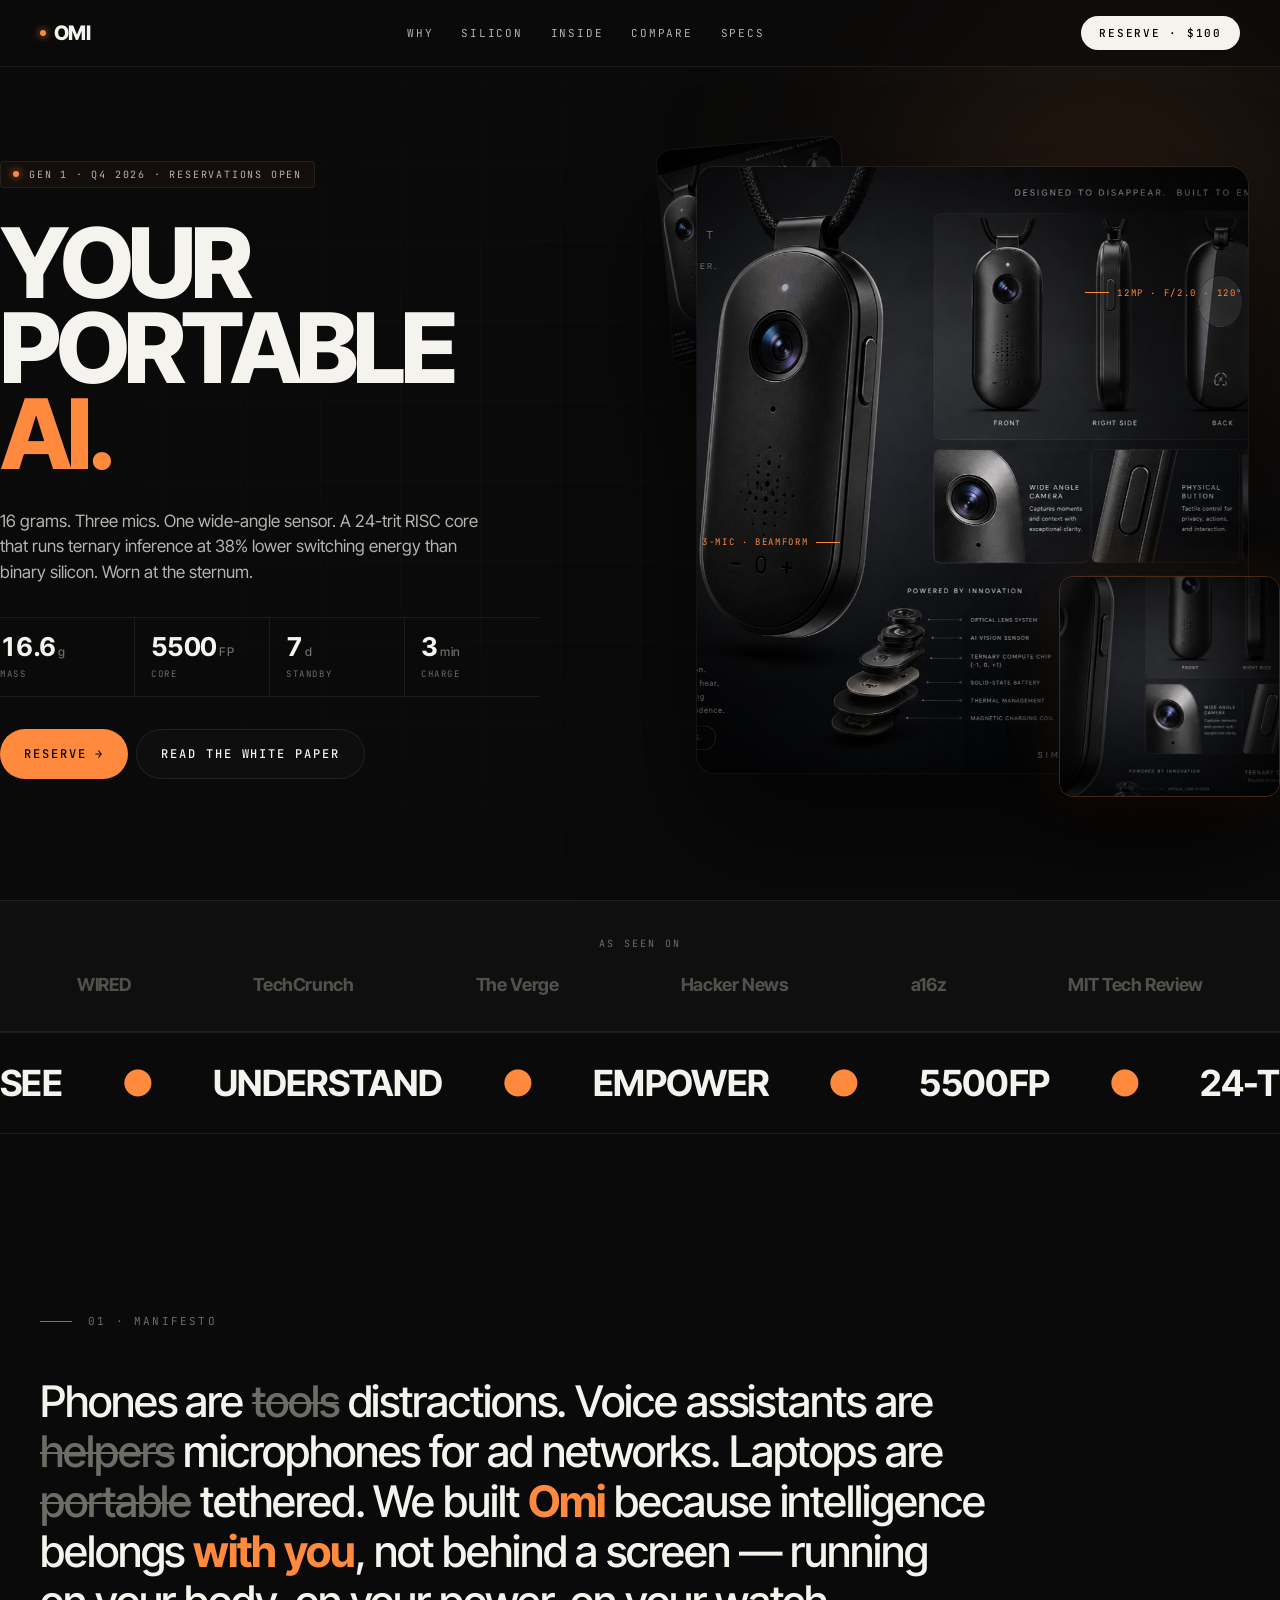
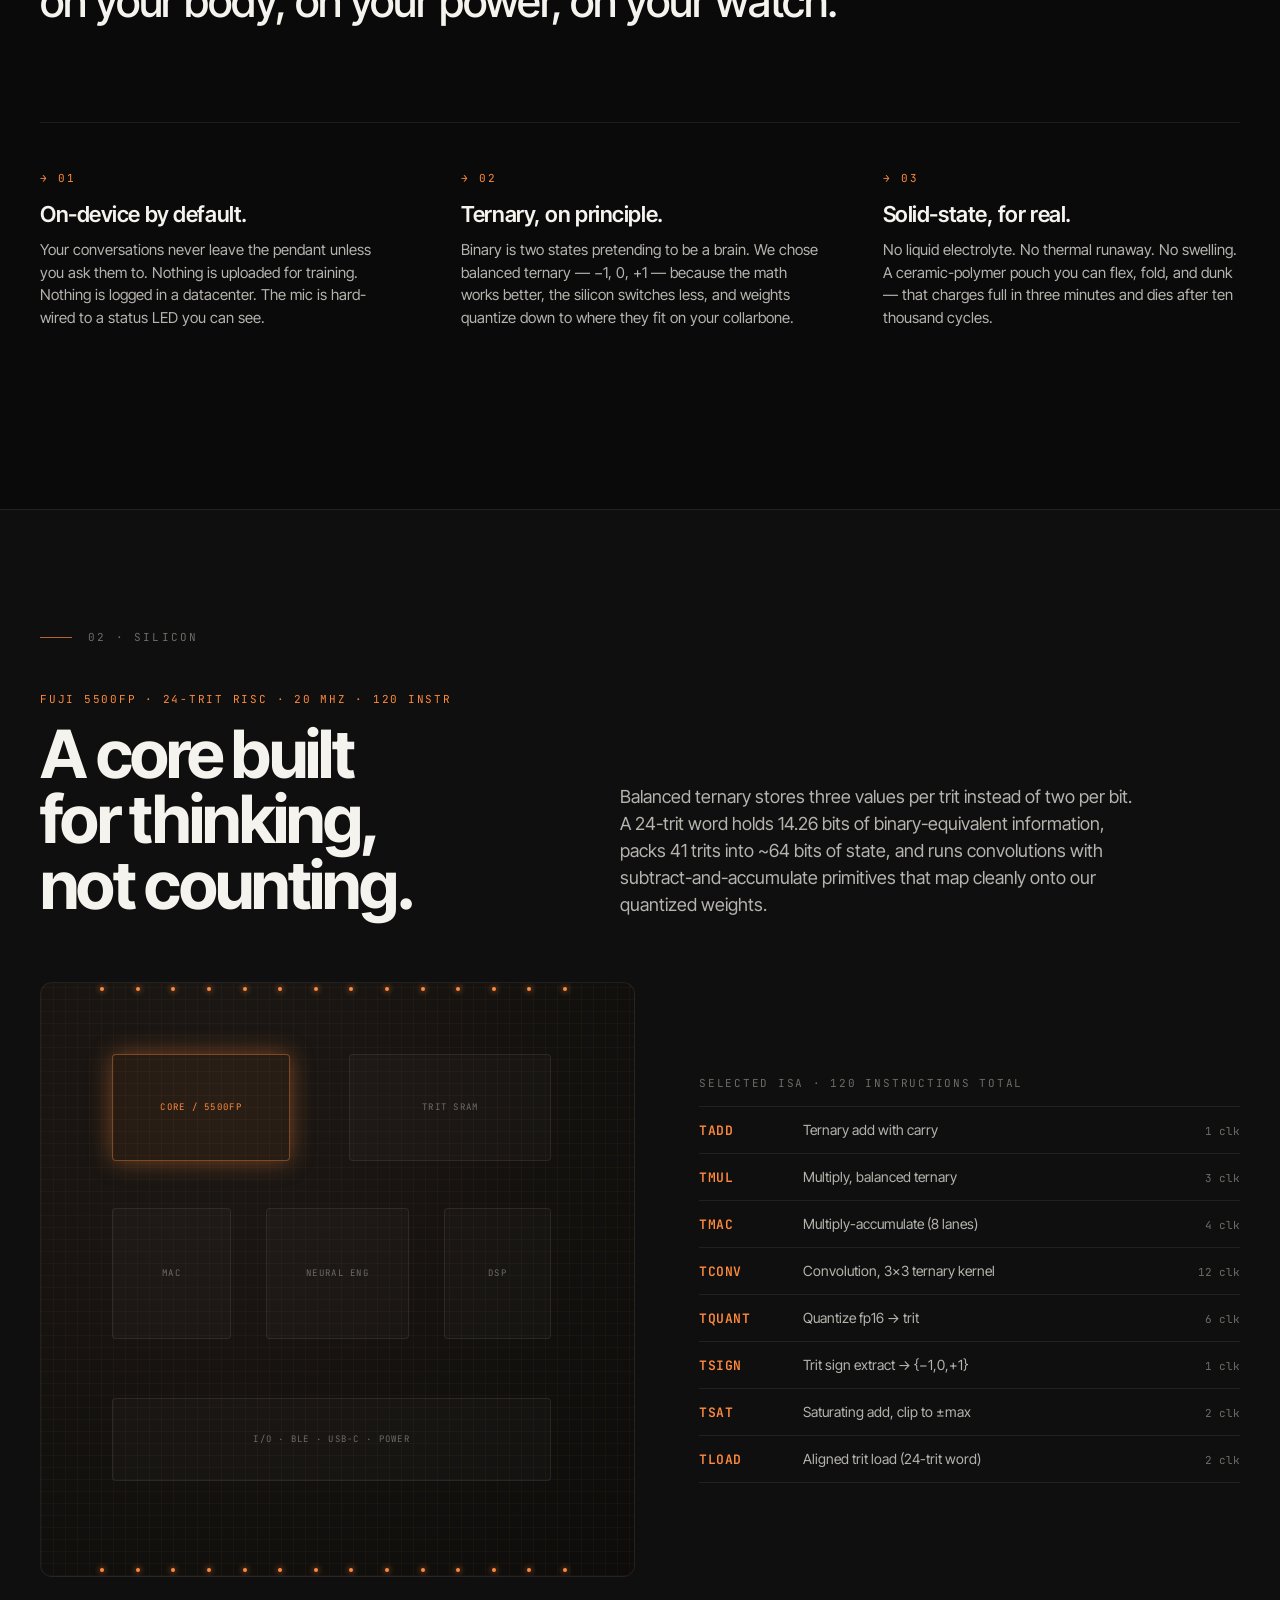
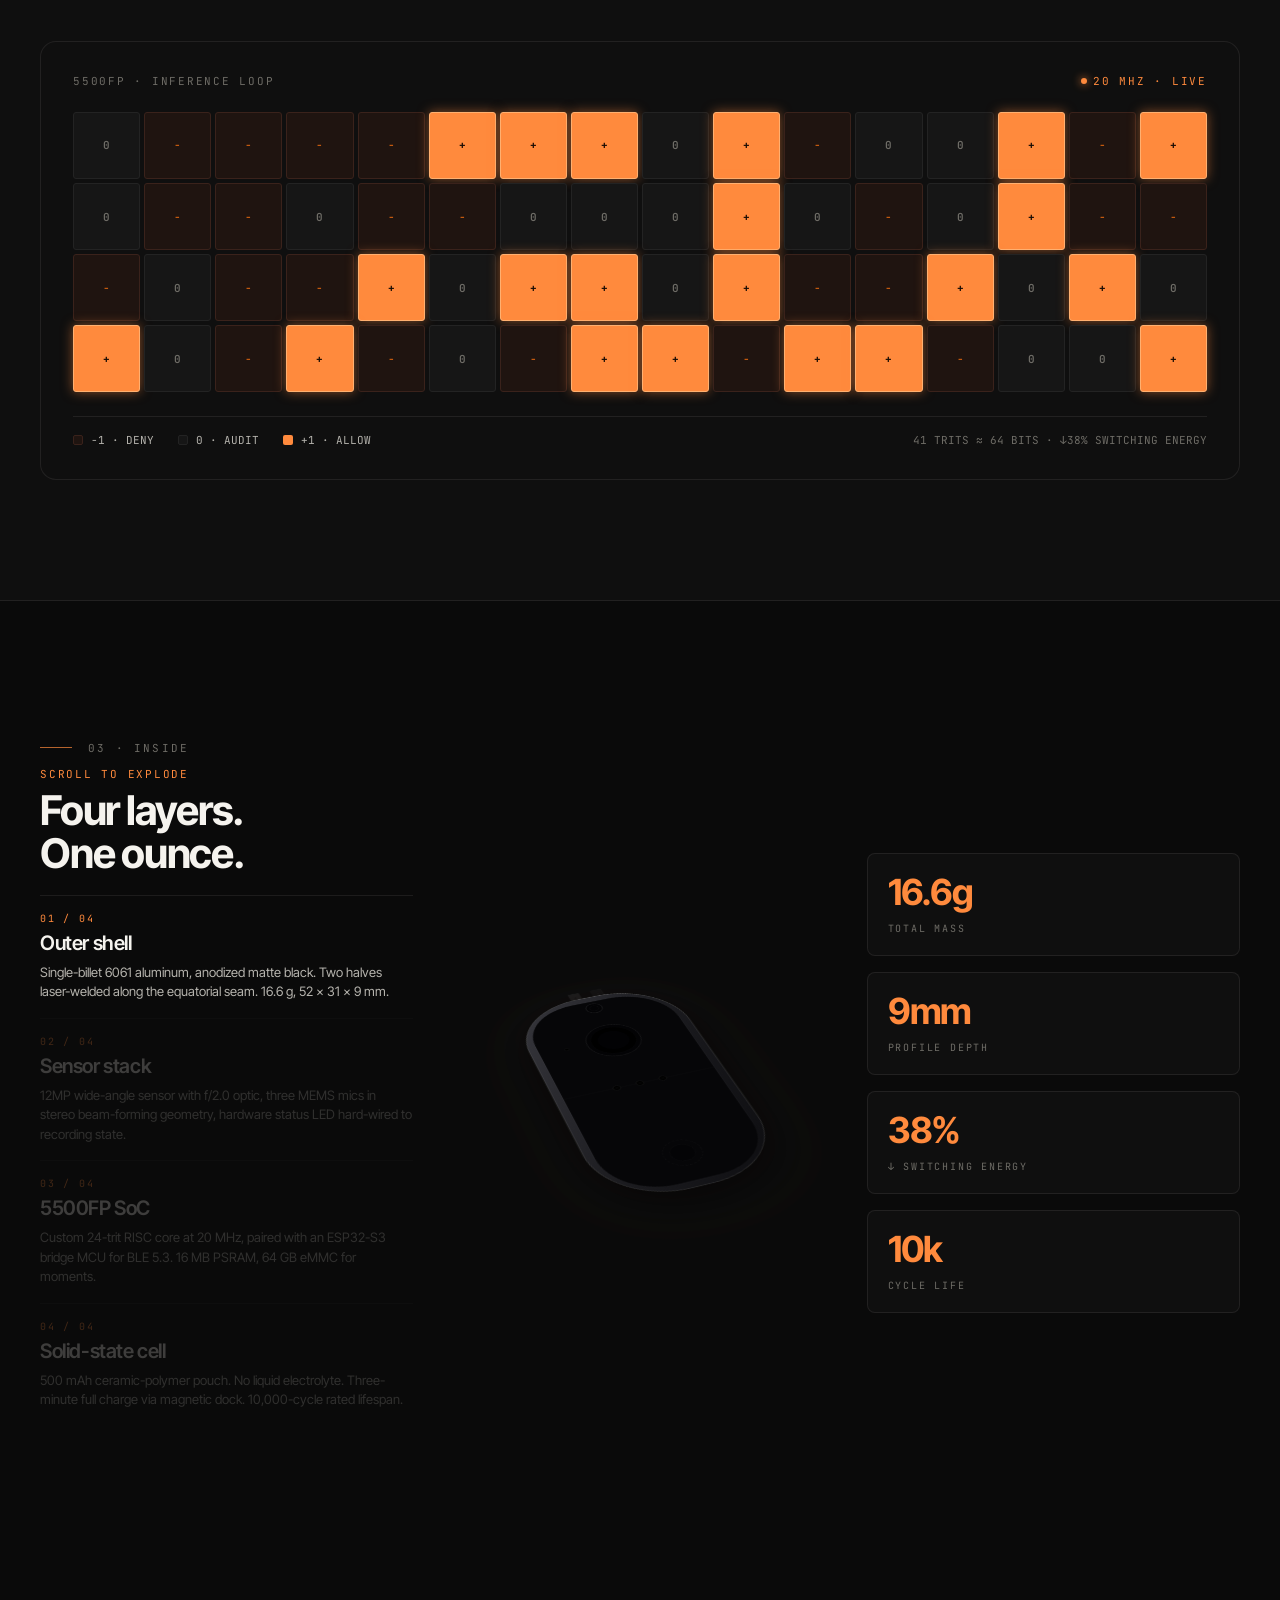
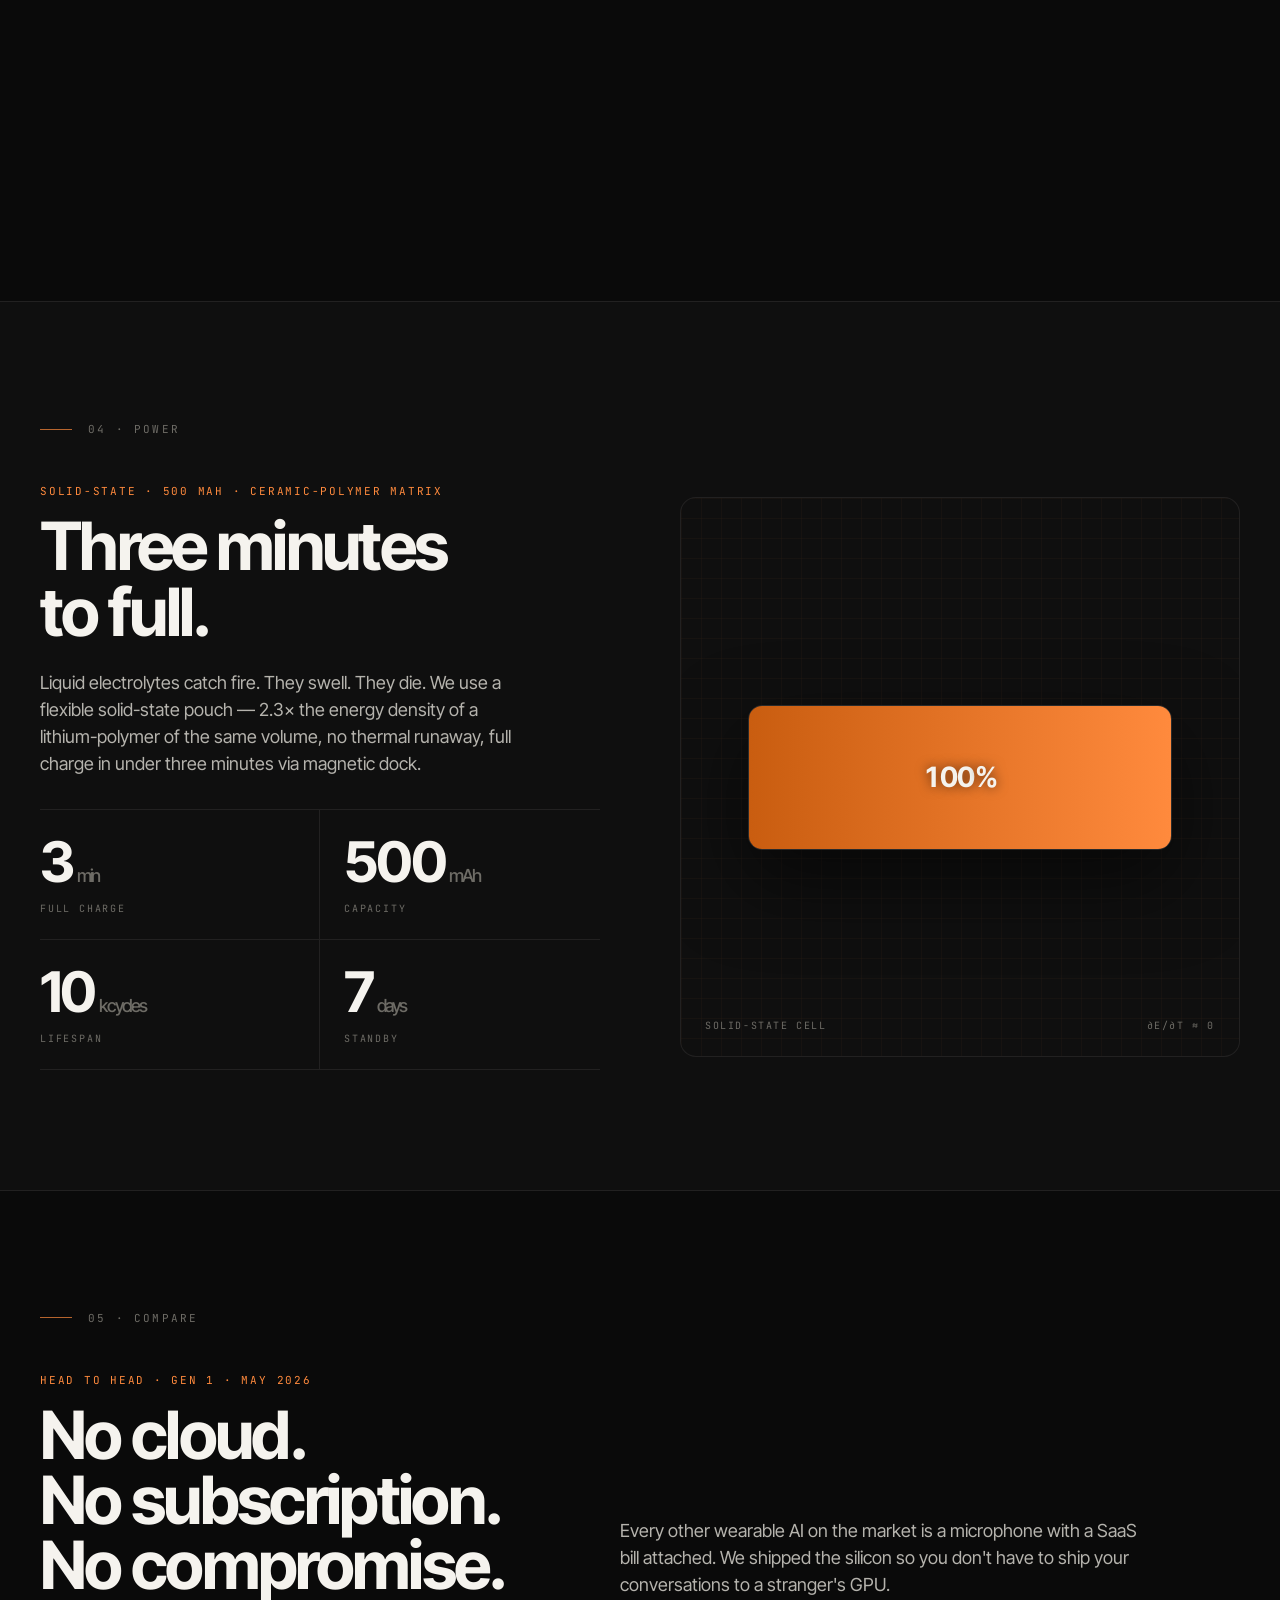
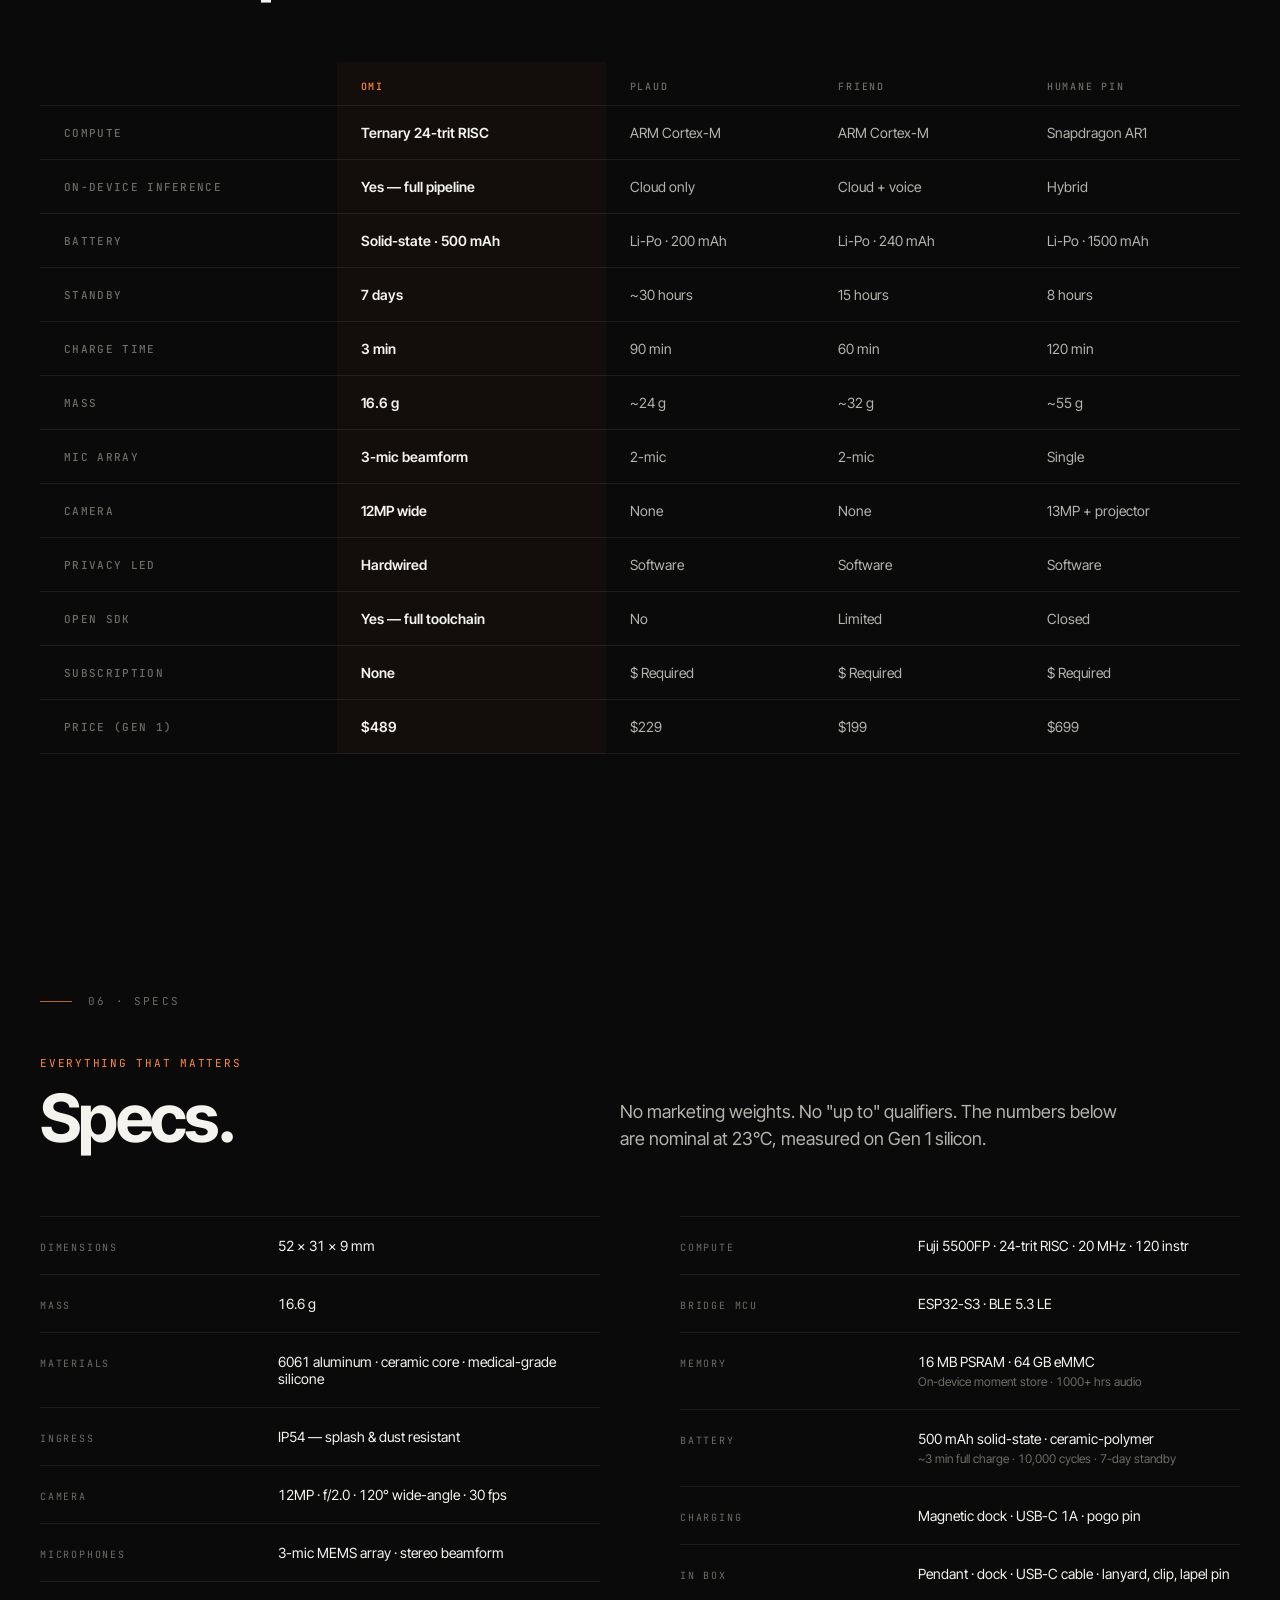
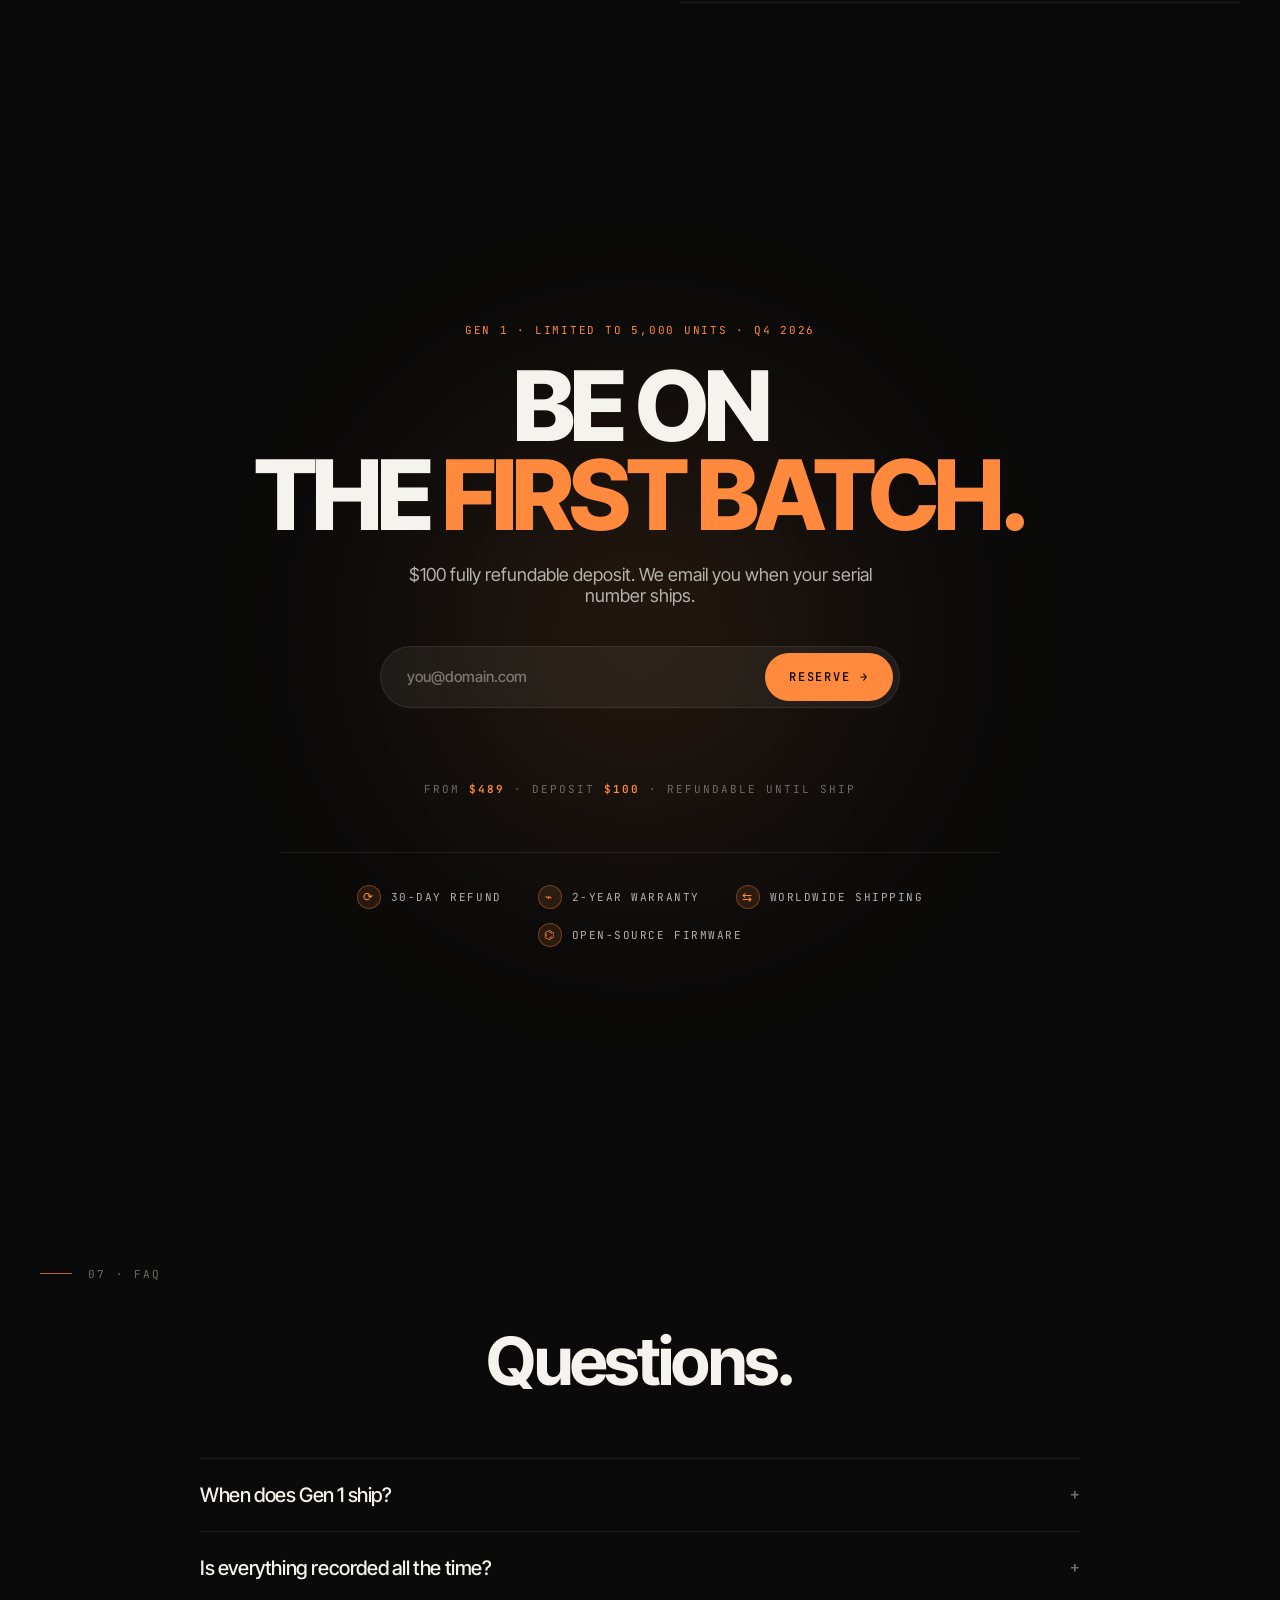
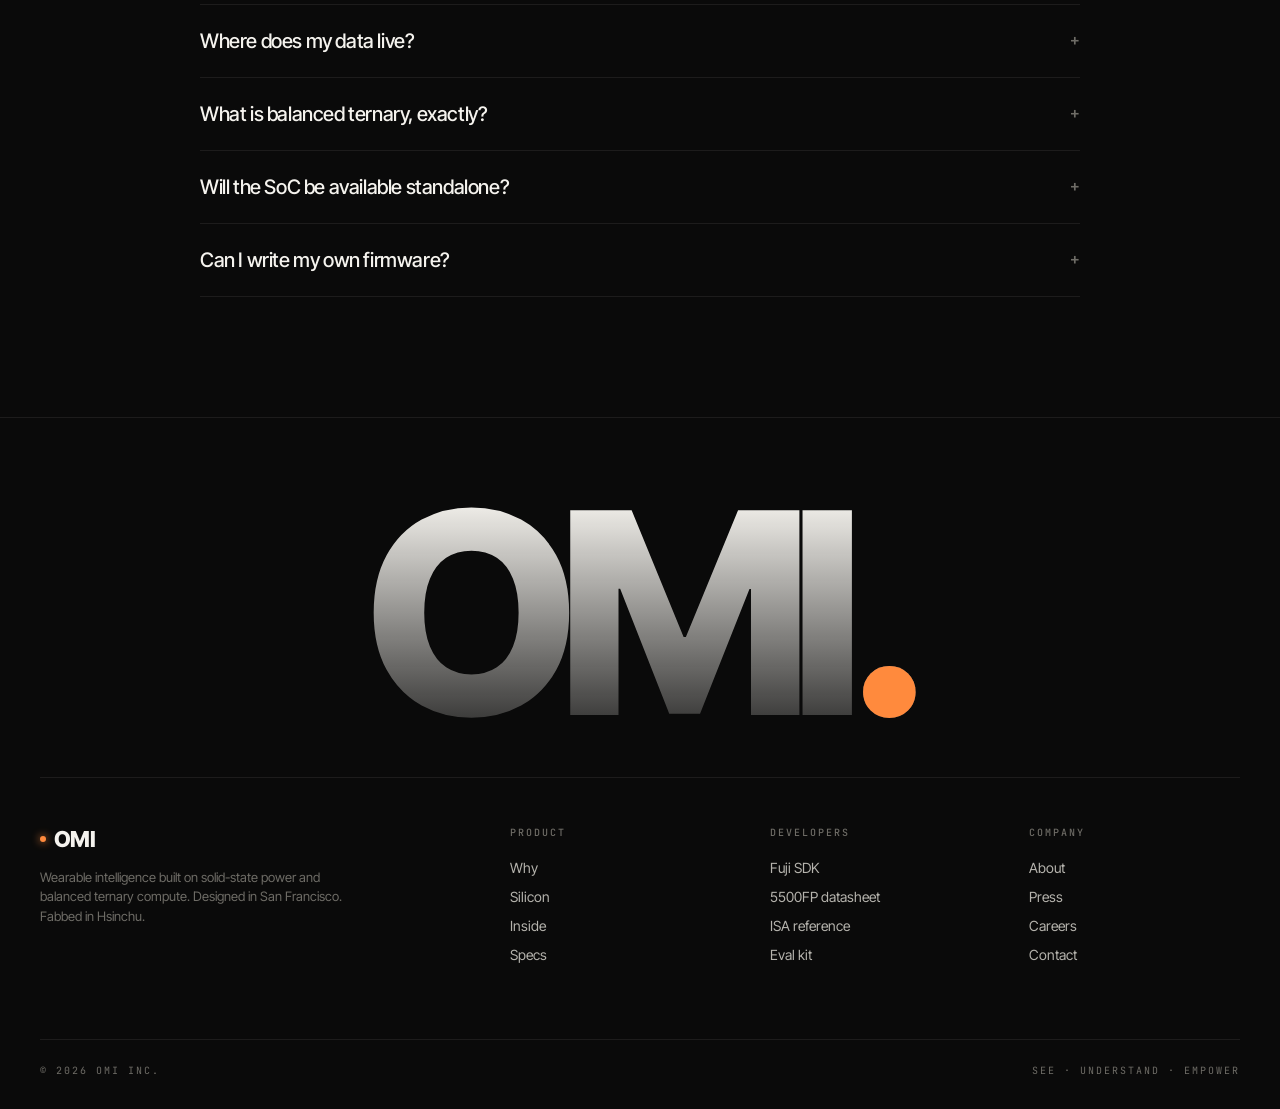
<file: index.html>
<!doctype html>
<html lang="en">
<head>
  <meta charset="utf-8" />
  <meta name="viewport" content="width=device-width, initial-scale=1, viewport-fit=cover" />
  <meta name="color-scheme" content="dark" />
  <!-- Force fresh fetch of this HTML on every load so cache-busted asset URLs propagate -->
  <meta http-equiv="Cache-Control" content="no-cache, no-store, must-revalidate" />
  <meta http-equiv="Pragma" content="no-cache" />
  <meta http-equiv="Expires" content="0" />
  <title>Omi — Your Portable AI</title>
  <meta name="description" content="Omi — wearable AI pendant. 16.6g. Solid-state battery. 24-trit RISC core. On-device inference. Reserve Gen 1 from $489." />
  <link rel="canonical" href="https://revenantai.net/" />
  <meta name="theme-color" content="#0a0a0a" />

  <meta property="og:site_name" content="Revenant AI" />
  <meta property="og:title" content="Omi — Your Portable AI" />
  <meta property="og:description" content="Wearable AI pendant. On-device. Solid-state. Reserve Gen 1 from $489." />
  <meta property="og:type" content="website" />
  <meta property="og:url" content="https://revenantai.net/" />
  <meta property="og:image" content="https://revenantai.net/assets/omi-wide.jpg" />
  <meta property="og:image:width" content="1920" />
  <meta property="og:image:height" content="720" />
  <meta property="og:image:alt" content="Omi pendant" />
  <meta name="twitter:card" content="summary_large_image" />
  <meta name="twitter:title" content="Omi — Your Portable AI" />
  <meta name="twitter:description" content="Wearable AI pendant. On-device. Solid-state. Reserve Gen 1 from $489." />
  <meta name="twitter:image" content="https://revenantai.net/assets/omi-wide.jpg" />

  <link rel="icon" type="image/svg+xml" href="favicon.svg" />
  <link rel="apple-touch-icon" href="assets/omi-front.jpg" />

  <link rel="preconnect" href="https://fonts.googleapis.com" />
  <link rel="preconnect" href="https://fonts.gstatic.com" crossorigin />
  <link rel="stylesheet" href="styles.css?v=20260504b" />
  <link rel="preload" as="image" href="assets/omi-front.jpg" fetchpriority="high" />

  <script defer src="vendor/react.production.min.js"></script>
  <script defer src="vendor/react-dom.production.min.js"></script>
  <script defer src="app.bundle.js?v=20260504b"></script>

  <script type="application/ld+json">
  {
    "@context": "https://schema.org",
    "@type": "Product",
    "name": "Omi Pendant",
    "image": [
      "https://revenantai.net/assets/omi-front.jpg",
      "https://revenantai.net/assets/omi-angle.jpg",
      "https://revenantai.net/assets/omi-detail.jpg"
    ],
    "description": "Wearable AI pendant. 16.6g. Solid-state battery. 24-trit RISC core. On-device inference.",
    "brand": { "@type": "Brand", "name": "Revenant AI" },
    "offers": {
      "@type": "Offer",
      "url": "https://revenantai.net/#reserve",
      "priceCurrency": "USD",
      "price": "489",
      "availability": "https://schema.org/PreOrder",
      "priceValidUntil": "2027-01-01"
    }
  }
  </script>
</head>
<body>
  <div id="root"></div>
  <noscript>
    <div style="padding:48px;font:16px/1.6 system-ui,sans-serif;color:#eee;background:#0a0a0a;max-width:640px;margin:0 auto">
      <h1 style="margin:0 0 12px">Omi — Your Portable AI</h1>
      <p>This site needs JavaScript. Reservations: <a href="mailto:hello@revenantai.net" style="color:#fbbf24">hello@revenantai.net</a></p>
    </div>
  </noscript>
</body>
</html>
</file>
<file: styles.css>
/* OMI v2 — Cinematic product page. Dark + amber. Display sans. Engineer tone. */
@import url('https://fonts.googleapis.com/css2?family=Inter+Tight:wght@400;500;600;700;800;900&family=JetBrains+Mono:wght@400;500;600&display=swap');

:root {
  /* surfaces */
  --bg: #0a0a0a;
  --bg-1: #0f0f0f;
  --bg-2: #141414;
  --bg-3: #1a1a1a;
  --paper: #f7f5f0;

  /* ink */
  --ink: #f5f3ee;
  --ink-2: #b5b3ad;
  --ink-3: #6e6c66;
  --ink-4: #3d3b36;

  /* lines */
  --line: rgba(245,243,238,0.08);
  --line-2: rgba(245,243,238,0.04);

  /* accent — amber/copper */
  --amber: #ff8a3d;
  --amber-2: #ffb070;
  --amber-3: #c95d10;
  --warm: #f7d8a8;

  /* type — Inter Tight is the closest free analog to Neue Haas Grotesk Display */
  --display: 'Inter Tight', 'Helvetica Neue', Helvetica, Arial, sans-serif;
  --mono: 'JetBrains Mono', ui-monospace, 'SF Mono', Menlo, monospace;
}

* { box-sizing: border-box; margin: 0; padding: 0; }
@media (prefers-reduced-motion: no-preference) {
  html { scroll-behavior: smooth; }
}
/* Anchored sections clear the fixed nav */
section[id], div[id] { scroll-margin-top: 96px; }
body {
  font-family: var(--display);
  background: var(--bg);
  color: var(--ink);
  -webkit-font-smoothing: antialiased;
  text-rendering: optimizeLegibility;
  overflow-x: hidden;
  /* removed font-feature-settings ss01/cv11 — they were causing odd glyph swaps in numerals */
}
img, svg, video { display: block; max-width: 100%; }
button { font-family: inherit; cursor: pointer; border: none; background: none; color: inherit; }
a { color: inherit; text-decoration: none; }
::selection { background: var(--amber); color: #000; }

/* ------- TYPE SCALE (display-heavy, Helvetica-style) ------- */
.t-mega {
  font-family: var(--display);
  font-weight: 800;
  font-size: clamp(72px, 14vw, 240px);
  letter-spacing: -0.05em;
  line-height: 0.86;
  text-transform: none;
}
.t-display {
  font-weight: 700;
  font-size: clamp(56px, 9vw, 144px);
  letter-spacing: -0.045em;
  line-height: 0.9;
}
.t-h1 {
  font-weight: 700;
  font-size: clamp(36px, 5.2vw, 76px);
  letter-spacing: -0.04em;
  line-height: 0.98;
  text-wrap: balance;
}
.t-h2 {
  font-weight: 600;
  font-size: clamp(28px, 3.5vw, 48px);
  letter-spacing: -0.03em;
  line-height: 1;
}
.t-h3 {
  font-weight: 600;
  font-size: clamp(20px, 2vw, 28px);
  letter-spacing: -0.02em;
  line-height: 1.1;
}
.t-body {
  font-size: clamp(15px, 1.1vw, 18px);
  line-height: 1.5;
  color: var(--ink-2);
  font-weight: 400;
}
.t-body-lg {
  font-size: clamp(18px, 1.4vw, 22px);
  line-height: 1.5;
  color: var(--ink-2);
  font-weight: 400;
}
.t-mono {
  font-family: var(--mono);
  font-size: 11px;
  text-transform: uppercase;
  letter-spacing: 0.16em;
  color: var(--ink-3);
}
.t-mono-amber {
  font-family: var(--mono);
  font-size: 11px;
  text-transform: uppercase;
  letter-spacing: 0.16em;
  color: var(--amber);
}
.amber { color: var(--amber); }
.warm { color: var(--warm); }
.ink { color: var(--ink); }
.dim { color: var(--ink-3); }

/* ------- LAYOUT ------- */
.wrap { max-width: 1440px; margin: 0 auto; padding: 0 40px; }
@media (max-width: 720px) { .wrap { padding: 0 20px; } }

.section { padding: 120px 0; position: relative; }
@media (max-width: 720px) { .section { padding: 80px 0; } .manifesto { padding: 100px 0 !important; } }
.section--tight { padding: 80px 0; }
.section--alt { background: var(--bg-1); border-top: 1px solid var(--line); border-bottom: 1px solid var(--line); }

/* Section index labels (left rail) */
.rail-label {
  position: relative;
  display: flex;
  margin-bottom: 48px;
  font-family: var(--mono);
  font-size: 11px;
  letter-spacing: 0.2em;
  text-transform: uppercase;
  color: var(--ink-3);
  gap: 16px;
  align-items: center;
  z-index: 2;
}
.rail-label::before {
  content: ""; width: 32px; height: 1px; background: var(--amber); opacity: 0.7;
}
@media (max-width: 900px) { .rail-label { margin-bottom: 32px; } .rail-label::before { width: 24px; } }

/* ------- NAV ------- */
.nav {
  position: fixed;
  top: 0; left: 0; right: 0;
  z-index: 100;
  padding: 16px 40px;
  display: flex;
  align-items: center;
  justify-content: space-between;
  background: rgba(10,10,10,0.6);
  -webkit-backdrop-filter: blur(20px) saturate(140%);
  backdrop-filter: blur(20px) saturate(140%);
  border-bottom: 1px solid var(--line);
  transition: padding 200ms;
}
.nav__logo {
  font-family: var(--display);
  font-weight: 800;
  font-size: 20px;
  letter-spacing: -0.03em;
  display: flex;
  align-items: center;
  gap: 8px;
}
.nav__logo i {
  width: 6px; height: 6px;
  border-radius: 50%;
  background: var(--amber);
  box-shadow: 0 0 8px var(--amber);
}
.nav__links {
  display: flex;
  gap: 28px;
  font-family: var(--mono);
  font-size: 11px;
  letter-spacing: 0.16em;
  text-transform: uppercase;
  color: var(--ink-2);
}
.nav__links a:hover { color: var(--amber); }
.nav__cta {
  font-family: var(--mono);
  font-size: 11px;
  letter-spacing: 0.16em;
  text-transform: uppercase;
  padding: 10px 18px;
  background: var(--ink);
  color: #000;
  border-radius: 999px;
  font-weight: 500;
  transition: all 150ms;
}
.nav__cta:hover { background: var(--amber); }
.nav__progress {
  position: absolute;
  bottom: 0; left: 0;
  height: 1px;
  background: var(--amber);
  width: 0;
  transition: width 80ms linear;
}
@media (max-width: 760px) { .nav__links { display: none; } }

/* ------- HERO ------- */
.hero {
  min-height: 100vh;
  padding: 120px 0 80px;
  position: relative;
  display: flex;
  align-items: center;
  overflow: hidden;
}
.hero__grid {
  display: grid;
  grid-template-columns: 1fr 1.05fr;
  gap: 80px;
  align-items: center;
  width: 100%;
  position: relative;
  z-index: 2;
}
@media (max-width: 960px) { .hero__grid { grid-template-columns: 1fr; } }

.hero__copy { display: flex; flex-direction: column; gap: 32px; }
.hero__chip {
  display: inline-flex;
  align-items: center;
  gap: 10px;
  padding: 6px 12px;
  border: 1px solid var(--line);
  border-radius: 4px;
  font-family: var(--mono);
  font-size: 10px;
  letter-spacing: 0.18em;
  text-transform: uppercase;
  color: var(--ink-2);
  width: fit-content;
  background: rgba(255,138,61,0.04);
}
.hero__chip i {
  width: 6px; height: 6px;
  background: var(--amber);
  border-radius: 50%;
  box-shadow: 0 0 8px var(--amber);
  animation: pulse 2s ease-in-out infinite;
}
@keyframes pulse { 0%,100% { opacity: 0.4; } 50% { opacity: 1; } }
/* LED pulse — CSS animation so prefers-reduced-motion can suppress it (SMIL <animate> cannot be suppressed by CSS) */
.led-pulse { animation: pulse 2.4s ease-in-out infinite; }

.hero__title {
  font-family: var(--display);
  font-weight: 800;
  font-size: clamp(56px, 7.6vw, 124px);
  letter-spacing: -0.055em;
  line-height: 0.88;
  text-transform: uppercase;
  word-break: break-word;
}
.hero__title .strike {
  position: relative;
  display: inline-block;
  color: var(--ink-3);
  font-weight: 600;
}
.hero__title .strike::before {
  content: ""; position: absolute;
  top: 50%; left: -4%; right: -4%;
  height: 0.06em;
  background: var(--amber);
  transform: translateY(-50%) rotate(-3deg);
}
.hero__title em {
  font-style: normal;
  color: var(--amber);
  font-weight: 800;
}

.hero__sub {
  max-width: 480px;
  font-size: 17px;
  line-height: 1.5;
  color: var(--ink-2);
  font-weight: 400;
}

.hero__metrics {
  display: grid;
  grid-template-columns: repeat(4, 1fr);
  gap: 0;
  border-top: 1px solid var(--line);
  border-bottom: 1px solid var(--line);
  max-width: 540px;
}
.hero__metric {
  padding: 16px 16px 16px 0;
  border-right: 1px solid var(--line);
}
.hero__metric:last-child { border-right: none; padding-right: 0; }
.hero__metric:nth-child(n+2) { padding-left: 16px; }
.hero__metric-num {
  font-family: var(--display);
  font-size: 26px;
  font-weight: 700;
  letter-spacing: -0.025em;
  color: var(--ink);
  line-height: 1;
  margin-bottom: 8px;
  font-variant-numeric: tabular-nums;
}
.hero__metric-num small { font-size: 12px; font-weight: 500; color: var(--ink-3); margin-left: 3px; letter-spacing: 0.04em; }
.hero__metric-label {
  font-family: var(--mono);
  font-size: 9px;
  letter-spacing: 0.18em;
  text-transform: uppercase;
  color: var(--ink-3);
}

.hero__ctas { display: flex; gap: 8px; flex-wrap: wrap; }
.btn {
  display: inline-flex;
  align-items: center;
  gap: 10px;
  padding: 16px 24px;
  border-radius: 999px;
  font-family: var(--mono);
  font-size: 12px;
  letter-spacing: 0.16em;
  text-transform: uppercase;
  font-weight: 500;
  transition: all 200ms;
  white-space: nowrap;
}
.btn--solid { background: var(--ink); color: #000; }
.btn--solid:hover { background: var(--amber); transform: translateY(-1px); }
.btn--ghost {
  border: 1px solid var(--line);
  color: var(--ink);
  background: rgba(245,243,238,0.02);
}
.btn--ghost:hover { border-color: var(--amber); color: var(--amber); }
.btn--amber { background: var(--amber); color: #000; }
.btn--amber:hover { background: var(--amber-2); }

/* Hero photo composition */
.hero__photo-stack {
  position: relative;
  aspect-ratio: 0.94;
  width: 100%;
  /* Inner gutter so absolutely positioned offsets don't clip the parent */
  padding: 24px 32px;
}
.hero__photo {
  position: absolute;
  border-radius: 14px;
  overflow: hidden;
  box-shadow: 0 60px 120px rgba(0,0,0,0.6), 0 0 0 1px var(--line);
}
.hero__photo img { width: 100%; height: 100%; object-fit: cover; }
.hero__photo--main {
  inset: 24px 32px;
  z-index: 2;
  border-radius: 18px;
}
.hero__photo--detail {
  width: 36%;
  aspect-ratio: 1;
  bottom: 0;
  right: 0;
  z-index: 3;
  border: 1px solid rgba(255,138,61,0.25);
  box-shadow: 0 30px 80px rgba(0,0,0,0.7), 0 0 60px rgba(255,138,61,0.12);
}
.hero__photo--angle {
  width: 30%;
  aspect-ratio: 0.85;
  top: 0;
  left: 0;
  z-index: 1;
  opacity: 0.85;
  transform: rotate(-5deg);
}
.hero__photo-ann {
  position: absolute;
  font-family: var(--mono);
  font-size: 9px;
  letter-spacing: 0.18em;
  text-transform: uppercase;
  color: var(--amber);
  z-index: 4;
  display: flex;
  gap: 8px;
  align-items: center;
}
.hero__photo-ann::before {
  content: "";
  width: 24px; height: 1px;
  background: var(--amber);
}
.hero__photo-ann--lens { top: 22%; right: 6%; }
.hero__photo-ann--mics { bottom: 38%; left: 6%; }
.hero__photo-ann--mics::before { display: none; }
.hero__photo-ann--mics::after {
  content: "";
  width: 24px; height: 1px;
  background: var(--amber);
}

@media (max-width: 720px) {
  .hero__photo--detail, .hero__photo--angle { display: none; }
  .hero__photo-ann { display: none; }
}

/* Ambient glow */
.glow {
  position: absolute;
  pointer-events: none;
  border-radius: 50%;
  filter: blur(120px);
}
.glow--amber {
  width: 600px; height: 600px;
  background: radial-gradient(circle, rgba(255,138,61,0.18), transparent 70%);
}
.glow--top-right { top: -10%; right: -10%; }
.glow--bottom-left { bottom: -10%; left: -10%; }

/* Subtle grid overlay */
.grid-bg {
  position: absolute; inset: 0;
  background-image:
    linear-gradient(rgba(245,243,238,0.018) 1px, transparent 1px),
    linear-gradient(90deg, rgba(245,243,238,0.018) 1px, transparent 1px);
  background-size: 80px 80px;
  mask-image: radial-gradient(ellipse at center, black 30%, transparent 80%);
  pointer-events: none;
}

/* ------- MARQUEE ------- */
.marquee {
  border-top: 1px solid var(--line);
  border-bottom: 1px solid var(--line);
  padding: 28px 0;
  overflow: hidden;
  background: var(--bg);
  position: relative;
}
.marquee__track {
  display: flex;
  gap: 60px;
  animation: marquee 80s linear infinite; /* JS overrides duration at runtime via scrollWidth measurement */
  white-space: nowrap;
  font-family: var(--display);
  font-size: 36px;
  font-weight: 700;
  letter-spacing: -0.02em;
  text-transform: uppercase;
}
.marquee__track span { color: var(--ink-3); }
.marquee__track span.amber { color: var(--amber); }
.marquee__track i { font-style: normal; color: var(--ink); }
.marquee__track .dot { color: var(--amber); margin: 0 4px; }
@keyframes marquee {
  from { transform: translateX(0); }
  to   { transform: translateX(var(--marquee-end, -2148px)); }
}

/* ------- MANIFESTO ------- */
.manifesto { padding: 180px 0; position: relative; }
.manifesto__lede {
  font-family: var(--display);
  font-weight: 500;
  font-size: clamp(26px, 3.4vw, 48px);
  letter-spacing: -0.025em;
  line-height: 1.15;
  max-width: 1100px;
  text-wrap: balance;
}
.manifesto__lede em {
  font-style: normal;
  color: var(--amber);
  font-weight: 700;
}
.manifesto__lede .strike {
  text-decoration: line-through;
  text-decoration-color: var(--ink-3);
  text-decoration-thickness: 2px;
  color: var(--ink-3);
}
.manifesto__cols {
  display: grid;
  grid-template-columns: 1fr 1fr 1fr;
  gap: 64px;
  margin-top: 96px;
  border-top: 1px solid var(--line);
  padding-top: 48px;
}
@media (max-width: 900px) { .manifesto__cols { grid-template-columns: 1fr; gap: 32px; } }
.manifesto__col h4 {
  font-family: var(--display);
  font-size: 22px;
  font-weight: 600;
  letter-spacing: -0.02em;
  margin: 16px 0 12px;
}
.manifesto__col-num {
  font-family: var(--mono);
  font-size: 11px;
  letter-spacing: 0.18em;
  color: var(--amber);
}

/* ------- ARCHITECTURE / SOC ------- */
.soc-stage {
  background: var(--bg-1);
  border: 1px solid var(--line);
  border-radius: 16px;
  padding: 48px;
  position: relative;
  overflow: hidden;
}
.soc-grid {
  display: grid;
  grid-template-columns: 1.1fr 1fr;
  gap: 64px;
  align-items: center;
}
@media (max-width: 900px) { .soc-grid { grid-template-columns: 1fr; gap: 32px; } }

.soc-die {
  aspect-ratio: 1;
  background: radial-gradient(ellipse at 30% 20%, #1c1815, #0d0c0a);
  border-radius: 12px;
  border: 1px solid var(--line);
  position: relative;
  overflow: hidden;
}
.soc-die::before {
  content: "";
  position: absolute; inset: 0;
  background-image:
    repeating-linear-gradient(0deg, rgba(255,138,61,0.04) 0px, rgba(255,138,61,0.04) 1px, transparent 1px, transparent 12px),
    repeating-linear-gradient(90deg, rgba(255,138,61,0.04) 0px, rgba(255,138,61,0.04) 1px, transparent 1px, transparent 12px);
}
.soc-block {
  position: absolute;
  border: 1px solid rgba(255,138,61,0.4);
  background: rgba(255,138,61,0.06);
  border-radius: 4px;
  padding: 6px 10px;
  font-family: var(--mono);
  font-size: 9px;
  letter-spacing: 0.14em;
  text-transform: uppercase;
  color: var(--amber);
  display: flex;
  align-items: center;
  justify-content: center;
  text-align: center;
}
.soc-block.dim {
  border-color: var(--line);
  background: rgba(245,243,238,0.02);
  color: var(--ink-3);
}
.soc-trace {
  position: absolute;
  background: var(--amber);
  opacity: 0.4;
}
.soc-pin {
  position: absolute;
  width: 4px; height: 4px;
  background: var(--amber);
  border-radius: 50%;
  box-shadow: 0 0 6px var(--amber);
}

/* ISA / instruction list */
.isa-list {
  display: flex;
  flex-direction: column;
  gap: 0;
}
.isa-row {
  display: grid;
  grid-template-columns: 80px 1fr auto;
  gap: 24px;
  padding: 14px 0;
  border-top: 1px solid var(--line);
  align-items: baseline;
  font-family: var(--mono);
  font-size: 13px;
}
.isa-row:last-child { border-bottom: 1px solid var(--line); }
.isa-row .op { color: var(--amber); font-weight: 600; letter-spacing: 0.04em; }
.isa-row .desc { color: var(--ink-2); font-family: var(--display); font-size: 14px; letter-spacing: 0; }
.isa-row .clk { color: var(--ink-3); font-size: 11px; }

/* ------- TRIT STREAM (live) ------- */
.trit-board {
  background: var(--bg-1);
  border: 1px solid var(--line);
  border-radius: 16px;
  padding: 32px;
  position: relative;
  overflow: hidden;
}
.trit-grid {
  display: grid;
  grid-template-columns: repeat(16, 1fr);
  gap: 4px;
  margin: 24px 0;
}
.trit {
  aspect-ratio: 1;
  border-radius: 3px;
  display: flex;
  align-items: center;
  justify-content: center;
  font-family: var(--mono);
  font-size: 11px;
  font-weight: 600;
  transition: all 250ms cubic-bezier(0.34, 1.56, 0.64, 1);
}
.trit--neg { background: #1f1410; color: var(--amber-3); border: 1px solid #3a221b; }
.trit--zero { background: #161616; color: var(--ink-3); border: 1px solid #232323; }
.trit--pos { background: var(--amber); color: #1a0d05; border: 1px solid var(--amber-2); box-shadow: 0 0 12px rgba(255,138,61,0.5); }

.trit-board__head {
  display: flex;
  justify-content: space-between;
  align-items: center;
  font-family: var(--mono);
  font-size: 11px;
  color: var(--ink-3);
  letter-spacing: 0.16em;
  text-transform: uppercase;
}
.trit-board__head .live {
  display: inline-flex;
  align-items: center;
  gap: 6px;
  color: var(--amber);
}
.trit-board__head .live i { width: 6px; height: 6px; background: var(--amber); border-radius: 50%; box-shadow: 0 0 8px var(--amber); animation: pulse 1s ease-in-out infinite; }

.trit-board__legend {
  display: flex;
  gap: 24px;
  font-family: var(--mono);
  font-size: 11px;
  color: var(--ink-2);
  margin-top: 16px;
  padding-top: 16px;
  border-top: 1px solid var(--line);
}
.trit-board__legend span { display: flex; gap: 8px; align-items: center; }
.trit-board__legend i { width: 10px; height: 10px; border-radius: 2px; }

/* ------- COMPARISON TABLE ------- */
.compare {
  width: 100%;
  border-collapse: separate;
  border-spacing: 0;
  margin-top: 48px;
}
.compare th, .compare td {
  text-align: left;
  padding: 18px 24px;
  border-bottom: 1px solid var(--line);
  font-size: 14px;
}
.compare thead th {
  font-family: var(--mono);
  font-size: 10px;
  letter-spacing: 0.18em;
  text-transform: uppercase;
  color: var(--ink-3);
  font-weight: 500;
  padding-bottom: 12px;
  border-bottom: 1px solid var(--line);
}
.compare thead th.us {
  color: var(--amber);
  background: rgba(255,138,61,0.04);
}
.compare tbody td {
  color: var(--ink-2);
  font-family: var(--display);
  font-weight: 400;
}
.compare tbody td.us {
  color: var(--ink);
  font-weight: 600;
  background: rgba(255,138,61,0.04);
}
.compare tbody tr:hover td:not(.us) { color: var(--ink-2); }
.compare .feat {
  font-family: var(--mono);
  font-size: 11px;
  letter-spacing: 0.12em;
  text-transform: uppercase;
  color: var(--ink-3);
  font-weight: 500;
}
.check { color: var(--amber); font-weight: 600; }
.x { color: var(--ink-3); } /* ink-3 (#6e6c66) has ~4.6:1 contrast on dark bg; ink-4 (#3d3b36) failed at ~2:1 */

/* ------- EXPLODED VIEW ------- */
.exploded-section { padding: 0; height: 500vh; position: relative; }
.exploded-sticky {
  position: sticky; top: 0;
  height: 100vh;
  background: var(--bg);
  overflow: hidden;
  /*
    Stage is 60vh tall. Center it vertically accounting for the 64px fixed nav:
    padding-top = 64px + (available_height - stage_height) / 2
                = 64px + (100vh - 64px - 60vh) / 2
                = 32px + 20vh
  */
  padding-top: calc(32px + 20vh);
  box-sizing: border-box;
}
.exploded-grid {
  display: grid;
  grid-template-columns: 1fr 1fr 1fr;
  /* Force all tracks to the same height as the stage so flex centering lands at ~50% */
  grid-template-rows: 60vh;
  gap: 40px;
  width: 100%;
  align-items: center;
  position: relative;
  z-index: 2;
}
@media (max-width: 1100px) { .exploded-grid { grid-template-columns: 1fr 1fr; } .exploded-grid .right { display: none; } }
@media (max-width: 720px)  { .exploded-grid { grid-template-columns: 1fr; grid-template-rows: 55vh; } .exploded-grid .left { display: none; } }

.exploded-stage {
  height: 60vh;
  min-height: 360px;
  position: relative;
  perspective: 1400px;
  perspective-origin: 50% 48%;
}
.exploded-scene {
  position: absolute;
  inset: 0;
  transform-style: preserve-3d;
}
.exp-slice {
  position: absolute;
  top: 50%;
  left: 50%;
  width: 200px;
  height: 370px;
  transform-style: preserve-3d;
  /* direct-follow for scroll, slow-fade for opacity reveal */
  transition: transform 80ms linear, opacity 600ms ease, filter 400ms;
  filter: drop-shadow(0 18px 28px rgba(0,0,0,0.62));
}
.exp-slice .layer-svg {
  width: 100%;
  height: 100%;
  display: block;
}
.exp-slice.is-accent { filter: drop-shadow(0 18px 28px rgba(0,0,0,0.62)) drop-shadow(0 0 16px rgba(255,138,61,0.20)); }

@media (max-width: 720px) {
  .exp-slice { width: 160px; height: 296px; }
}

/* Left column heading — smaller to keep the column ≤ stage height */
.exploded-h2 {
  font-family: var(--display);
  font-size: clamp(24px, 3.2vw, 46px);
  font-weight: 700;
  letter-spacing: -0.03em;
  line-height: 1.05;
  margin: 0 0 20px;
}
/* Columns explicitly fill the grid row height so all items center at 50% */
.exploded-grid .left {
  overflow: hidden;
  display: flex;
  flex-direction: column;
  justify-content: center;
  gap: 0;
}
.exp-stats {
  overflow: hidden;
  display: flex;
  flex-direction: column;
  justify-content: center;
  gap: 16px;
}

.exp-step {
  padding: 16px 0;
  border-top: 1px solid var(--line);
  opacity: 0.22;
  transition: opacity 300ms;
}
.exp-step.active { opacity: 1; }
.exp-step .num {
  font-family: var(--mono);
  font-size: 10px;
  letter-spacing: 0.18em;
  color: var(--amber);
}
.exp-step h4 {
  font-family: var(--display);
  font-size: 20px;
  font-weight: 600;
  letter-spacing: -0.02em;
  margin: 6px 0 8px;
}
.exp-step p {
  color: var(--ink-2);
  font-size: 13px;
  line-height: 1.5;
}

.exp-stat {
  padding: 20px;
  background: var(--bg-1);
  border: 1px solid var(--line);
  border-radius: 8px;
}
.exp-stat__num {
  font-family: var(--display);
  font-size: 36px;
  font-weight: 700;
  letter-spacing: -0.03em;
  line-height: 1;
  color: var(--amber);
}
.exp-stat__label {
  font-family: var(--mono);
  font-size: 10px;
  letter-spacing: 0.18em;
  text-transform: uppercase;
  color: var(--ink-3);
  margin-top: 12px;
}

/* ------- BATTERY ------- */
.battery-grid {
  display: grid;
  grid-template-columns: 1fr 1fr;
  gap: 80px;
  align-items: center;
}
@media (max-width: 900px) { .battery-grid { grid-template-columns: 1fr; gap: 40px; } }

.battery-vis {
  aspect-ratio: 1;
  background: var(--bg-1);
  border: 1px solid var(--line);
  border-radius: 16px;
  position: relative;
  overflow: hidden;
  display: flex;
  align-items: center;
  justify-content: center;
}
.battery-vis::before {
  content: "";
  position: absolute; inset: 0;
  background-image:
    linear-gradient(rgba(255,138,61,0.03) 1px, transparent 1px),
    linear-gradient(90deg, rgba(255,138,61,0.03) 1px, transparent 1px);
  background-size: 20px 20px;
  pointer-events: none;
}
.cell {
  width: 76%;
  height: 26%;
  border-radius: 14px;
  background: linear-gradient(180deg, #1a1a1a, #0d0d0d);
  border: 1px solid #2a2a2a;
  position: relative;
  box-shadow: 0 30px 80px rgba(0,0,0,0.5);
  overflow: hidden;
}
.cell__fill {
  position: absolute;
  inset: 0;
  width: 0%;
  background: linear-gradient(90deg, var(--amber-3), var(--amber));
  transition: width 2.8s cubic-bezier(0.4, 0, 0.2, 1);
  box-shadow: 0 0 40px rgba(255,138,61,0.4);
}
.cell__pct {
  position: absolute;
  inset: 0;
  display: flex;
  align-items: center;
  justify-content: center;
  font-family: var(--display);
  font-size: 28px;
  font-weight: 700;
  letter-spacing: -0.03em;
  color: var(--ink);
  font-variant-numeric: tabular-nums;
  z-index: 2;
  text-shadow: 0 0 12px rgba(0,0,0,0.6);
}
.battery-vis__cap {
  position: absolute;
  bottom: 24px;
  left: 24px;
  right: 24px;
  display: flex;
  justify-content: space-between;
  font-family: var(--mono);
  font-size: 10px;
  letter-spacing: 0.16em;
  text-transform: uppercase;
  color: var(--ink-3);
}
.battery-stats {
  display: grid;
  grid-template-columns: 1fr 1fr;
  gap: 0;
  margin-top: 32px;
  border-top: 1px solid var(--line);
}
.battery-stat {
  padding: 24px 0;
  border-bottom: 1px solid var(--line);
}
.battery-stat:nth-child(odd) { padding-right: 24px; border-right: 1px solid var(--line); }
.battery-stat:nth-child(even) { padding-left: 24px; }
.battery-stat__num {
  font-family: var(--display);
  font-size: 56px;
  font-weight: 700;
  letter-spacing: -0.04em;
  line-height: 1;
  color: var(--ink);
}
.battery-stat__num small { color: var(--ink-3); font-size: 18px; font-weight: 500; margin-left: 4px; }
.battery-stat__label {
  font-family: var(--mono);
  font-size: 10px;
  letter-spacing: 0.18em;
  text-transform: uppercase;
  color: var(--ink-3);
  margin-top: 12px;
}

/* ------- SPECS ------- */
.specs-grid {
  display: grid;
  grid-template-columns: 1fr 1fr;
  gap: 0 80px;
  margin-top: 48px;
}
@media (max-width: 760px) { .specs-grid { grid-template-columns: 1fr; gap: 0; } }
.spec-row {
  display: grid;
  grid-template-columns: 1fr 1.5fr;
  gap: 24px;
  padding: 20px 0;
  border-top: 1px solid var(--line);
  align-items: baseline;
}
.spec-row:last-child { border-bottom: 1px solid var(--line); }
.spec-row .label {
  font-family: var(--mono);
  font-size: 10px;
  letter-spacing: 0.18em;
  text-transform: uppercase;
  color: var(--ink-3);
}
.spec-row .val { font-size: 14px; color: var(--ink); font-variant-numeric: tabular-nums; }
.spec-row .val small {
  display: block;
  color: var(--ink-3);
  font-size: 12px;
  margin-top: 4px;
}

/* ------- CTA ------- */
.cta {
  padding: 200px 0;
  text-align: center;
  position: relative;
  overflow: hidden;
}
.cta__title {
  font-family: var(--display);
  font-weight: 800;
  font-size: clamp(48px, 7.6vw, 120px);
  letter-spacing: -0.05em;
  line-height: 0.92;
  text-transform: uppercase;
  text-wrap: balance;
  padding: 0 4%;
}
.cta__title em { color: var(--amber); font-style: normal; }
.cta__sub {
  margin-top: 24px;
  max-width: 520px;
  margin-left: auto; margin-right: auto;
  color: var(--ink-2);
  font-size: 18px;
}
.cta__form {
  display: flex;
  gap: 4px;
  max-width: 520px;
  margin: 40px auto 0;
  background: rgba(245,243,238,0.06);
  border-radius: 999px;
  padding: 6px;
  border: 1px solid var(--line);
  position: relative;
  z-index: 2;
  transition: border-color 200ms;
}
.cta__form:focus-within { border-color: rgba(255,138,61,0.5); }
.cta__form.error { border-color: rgba(201,93,16,0.6); }
.cta__form input {
  flex: 1;
  min-width: 0;
  background: transparent;
  border: none;
  outline: none;
  padding: 14px 20px;
  color: var(--ink);
  font-family: var(--display);
  font-size: 15px;
  font-weight: 500;
}
.cta__form input::placeholder { color: var(--ink-2); opacity: 0.6; }
.cta__success {
  margin-top: 16px;
  font-family: var(--mono);
  font-size: 11px;
  color: var(--amber);
  letter-spacing: 0.18em;
  text-transform: uppercase;
  opacity: 0;
  transition: opacity 300ms;
}
.cta__success.show { opacity: 1; }
.cta__price {
  margin-top: 32px;
  font-family: var(--mono);
  font-size: 11px;
  letter-spacing: 0.18em;
  text-transform: uppercase;
  color: var(--ink-3);
}
.cta__price strong { color: var(--amber); font-weight: 600; }

/* ------- FAQ ------- */
.faq { max-width: 880px; margin: 64px auto 0; }
.faq__item {
  border-top: 1px solid var(--line);
}
.faq__item:last-child { border-bottom: 1px solid var(--line); }
.faq__q {
  display: flex;
  justify-content: space-between;
  align-items: center;
  font-family: var(--display);
  font-size: 20px;
  font-weight: 500;
  letter-spacing: -0.02em;
  width: 100%;
  padding: 24px 0;
  background: transparent;
  border: 0;
  color: inherit;
  cursor: pointer;
  text-align: left;
}
.faq__q:focus-visible {
  outline: 2px solid var(--amber);
  outline-offset: 4px;
}
.faq__plus {
  font-family: var(--mono);
  font-size: 16px;
  color: var(--ink-3);
  transition: transform 200ms;
}
.faq__item.open .faq__plus { transform: rotate(45deg); color: var(--amber); }
.faq__a {
  display: grid;
  grid-template-rows: 0fr;
  overflow: hidden;
  transition: grid-template-rows 300ms ease, padding 300ms ease;
  color: var(--ink-2);
  font-size: 15px;
  line-height: 1.6;
}
.faq__a > * { min-height: 0; }
.faq__item.open .faq__a {
  grid-template-rows: 1fr;
  padding-bottom: 24px;
}

/* ------- FOOTER ------- */
.footer {
  border-top: 1px solid var(--line);
  padding: 80px 0 32px;
  background: var(--bg);
}
.footer__big {
  font-family: var(--display);
  font-weight: 800;
  font-size: clamp(96px, 22vw, 360px);
  letter-spacing: -0.07em;
  line-height: 0.82;
  text-transform: uppercase;
  margin-bottom: 48px;
  text-align: center;
  position: relative;
  background: linear-gradient(180deg, var(--ink) 0%, rgba(245,243,238,0.18) 100%);
  -webkit-background-clip: text;
  background-clip: text;
  -webkit-text-fill-color: transparent;
}
.footer__big i {
  font-style: normal;
  -webkit-text-fill-color: var(--amber);
  color: var(--amber);
}
.footer__cols {
  display: grid;
  grid-template-columns: 2fr 1fr 1fr 1fr;
  gap: 48px;
  padding-top: 48px;
  border-top: 1px solid var(--line);
}
@media (max-width: 760px) { .footer__cols { grid-template-columns: 1fr 1fr; } }
.footer__col h5 {
  font-family: var(--mono);
  font-size: 10px;
  letter-spacing: 0.2em;
  text-transform: uppercase;
  color: var(--ink-3);
  margin-bottom: 20px;
  font-weight: 500;
}
.footer__col a {
  display: block;
  font-size: 14px;
  color: var(--ink-2);
  margin-bottom: 12px;
  transition: color 150ms;
}
.footer__col a:hover { color: var(--amber); }
.footer__brand p {
  font-size: 13px;
  color: var(--ink-3);
  max-width: 320px;
  margin-top: 16px;
  line-height: 1.5;
}
.footer__bottom {
  margin-top: 64px;
  padding-top: 24px;
  border-top: 1px solid var(--line);
  display: flex;
  justify-content: space-between;
  font-family: var(--mono);
  font-size: 10px;
  letter-spacing: 0.2em;
  text-transform: uppercase;
  color: var(--ink-3);
}

/* Section heading utility */
.section-head {
  display: grid;
  grid-template-columns: 1fr 1.2fr;
  gap: 64px;
  align-items: end;
  margin-bottom: 64px;
}
@media (max-width: 900px) { .section-head { grid-template-columns: 1fr; gap: 24px; } }
.section-head__sub { color: var(--ink-2); font-size: 18px; line-height: 1.5; max-width: 520px; }

/* spec rows full width grid */
.colspan-2 { grid-column: span 2; }
@media (max-width: 760px) { .colspan-2 { grid-column: auto; } }

/* ------- TRUST / PRESS BAR ------- */
.trust {
  border-top: 1px solid var(--line);
  border-bottom: 1px solid var(--line);
  background: var(--bg-1);
  padding: 36px 0;
}
.trust__head {
  font-family: var(--mono);
  font-size: 10px;
  letter-spacing: 0.22em;
  text-transform: uppercase;
  color: var(--ink-3);
  text-align: center;
  margin-bottom: 24px;
}
.trust__row {
  display: flex;
  justify-content: space-between;
  align-items: center;
  flex-wrap: wrap;
  gap: 32px 48px;
}
.trust__logo {
  font-family: var(--display);
  font-size: 18px;
  font-weight: 700;
  letter-spacing: -0.02em;
  color: var(--ink-3);
  opacity: 0.7;
  transition: opacity 200ms, color 200ms;
  flex: 1 1 auto;
  text-align: center;
  white-space: nowrap;
}
.trust__logo:hover { opacity: 1; color: var(--ink); }

/* ------- CTA GUARANTEES ------- */
.cta__msg { min-height: 24px; margin-top: 18px; }
.cta__error {
  font-family: var(--mono);
  font-size: 11px;
  letter-spacing: 0.16em;
  text-transform: uppercase;
  color: var(--amber-3);
}
.cta__guarantees {
  margin-top: 56px;
  display: flex;
  justify-content: center;
  flex-wrap: wrap;
  gap: 14px 36px;
  padding-top: 32px;
  border-top: 1px solid var(--line);
  max-width: 720px;
  margin-left: auto; margin-right: auto;
}
.cta__guar {
  display: flex; align-items: center; gap: 10px;
  font-family: var(--mono);
  font-size: 11px;
  letter-spacing: 0.14em;
  text-transform: uppercase;
  color: var(--ink-2);
}
.cta__guar-icon {
  display: inline-flex;
  align-items: center; justify-content: center;
  width: 24px; height: 24px;
  border-radius: 50%;
  background: rgba(255,138,61,0.12);
  border: 1px solid rgba(255,138,61,0.35);
  color: var(--amber);
  font-size: 12px;
}
.cta__form.error input { color: var(--amber-3); }

/* ------- STICKY MOBILE CTA ------- */
.mobile-cta {
  position: fixed;
  left: 12px; right: 12px; bottom: 12px;
  z-index: 90;
  display: none;
  align-items: center;
  justify-content: space-between;
  gap: 12px;
  padding: 12px 16px 12px 20px;
  background: rgba(15,15,15,0.92);
  -webkit-backdrop-filter: blur(20px) saturate(160%);
  backdrop-filter: blur(20px) saturate(160%);
  border: 1px solid var(--line);
  border-radius: 999px;
  box-shadow: 0 12px 30px rgba(0,0,0,0.5);
  text-decoration: none;
  opacity: 0;
  transform: translateY(20px);
  transition: opacity 250ms, transform 250ms;
  pointer-events: none;
}
.mobile-cta.show { opacity: 1; transform: translateY(0); pointer-events: auto; }
.mobile-cta__price {
  font-family: var(--mono);
  font-size: 11px;
  letter-spacing: 0.14em;
  text-transform: uppercase;
  color: var(--ink-2);
}
.mobile-cta__btn {
  background: var(--amber);
  color: #000;
  font-family: var(--mono);
  font-size: 11px;
  letter-spacing: 0.14em;
  text-transform: uppercase;
  font-weight: 600;
  padding: 8px 16px;
  border-radius: 999px;
}
@media (max-width: 720px) {
  .mobile-cta { display: flex; }
  /* extra space at bottom so sticky CTA never overlaps content */
  body { padding-bottom: 72px; }
}

/* ------- MOBILE POLISH ------- */
@media (max-width: 720px) {
  .nav { padding: 12px 16px; }
  .nav__logo { font-size: 17px; }
  .nav__cta { padding: 8px 14px; font-size: 10px; }
  .wrap { padding: 0 18px; }
  .hero { padding: 100px 0 48px; min-height: auto; }
  .hero__photo-stack { padding: 18px 24px; aspect-ratio: 0.95; max-width: 420px; margin: 0 auto; }
  .hero__photo--main { inset: 18px 24px; }
  .hero__metrics { grid-template-columns: repeat(2, 1fr); }
  .hero__metric:nth-child(2) { border-right: none; }
  .hero__metric:nth-child(3), .hero__metric:nth-child(4) { border-top: 1px solid var(--line); }
  .hero__metric:nth-child(3) { padding-left: 0; }
  .marquee__track { font-size: 26px; gap: 36px; }
  .compare th, .compare td { padding: 12px 14px; font-size: 12px; }
  .compare thead th { font-size: 9px; }
  .footer__big { font-size: clamp(72px, 26vw, 200px); }
  .trust__row { gap: 18px 24px; }
  .trust__logo { font-size: 14px; flex: 0 1 auto; }
  .cta__guarantees { gap: 14px 20px; }
  .cta__guar { font-size: 10px; }
}

/* ------- COMPARE TABLE OVERFLOW ON SMALL SCREENS ------- */
@media (max-width: 520px) {
  .compare { display: block; overflow-x: auto; white-space: nowrap; }
}

/* ------- BUTTON FOCUS ACCESSIBILITY ------- */
.btn:focus-visible, .nav__cta:focus-visible, .cta__form input:focus-visible {
  outline: 2px solid var(--amber);
  outline-offset: 3px;
}

/* ------- REDUCED MOTION ------- */
@media (prefers-reduced-motion: reduce) {
  /* Stop decorative looping animations entirely rather than racing through them */
  .marquee__track,
  .led-pulse,
  .trit-board__head .live i,
  .hero__chip i,
  .nav__logo i { animation: none !important; }
  /* Collapse non-looping transitions so UI still feels responsive */
  *, *::before, *::after { transition-duration: 0.01s !important; }
}
</file>
